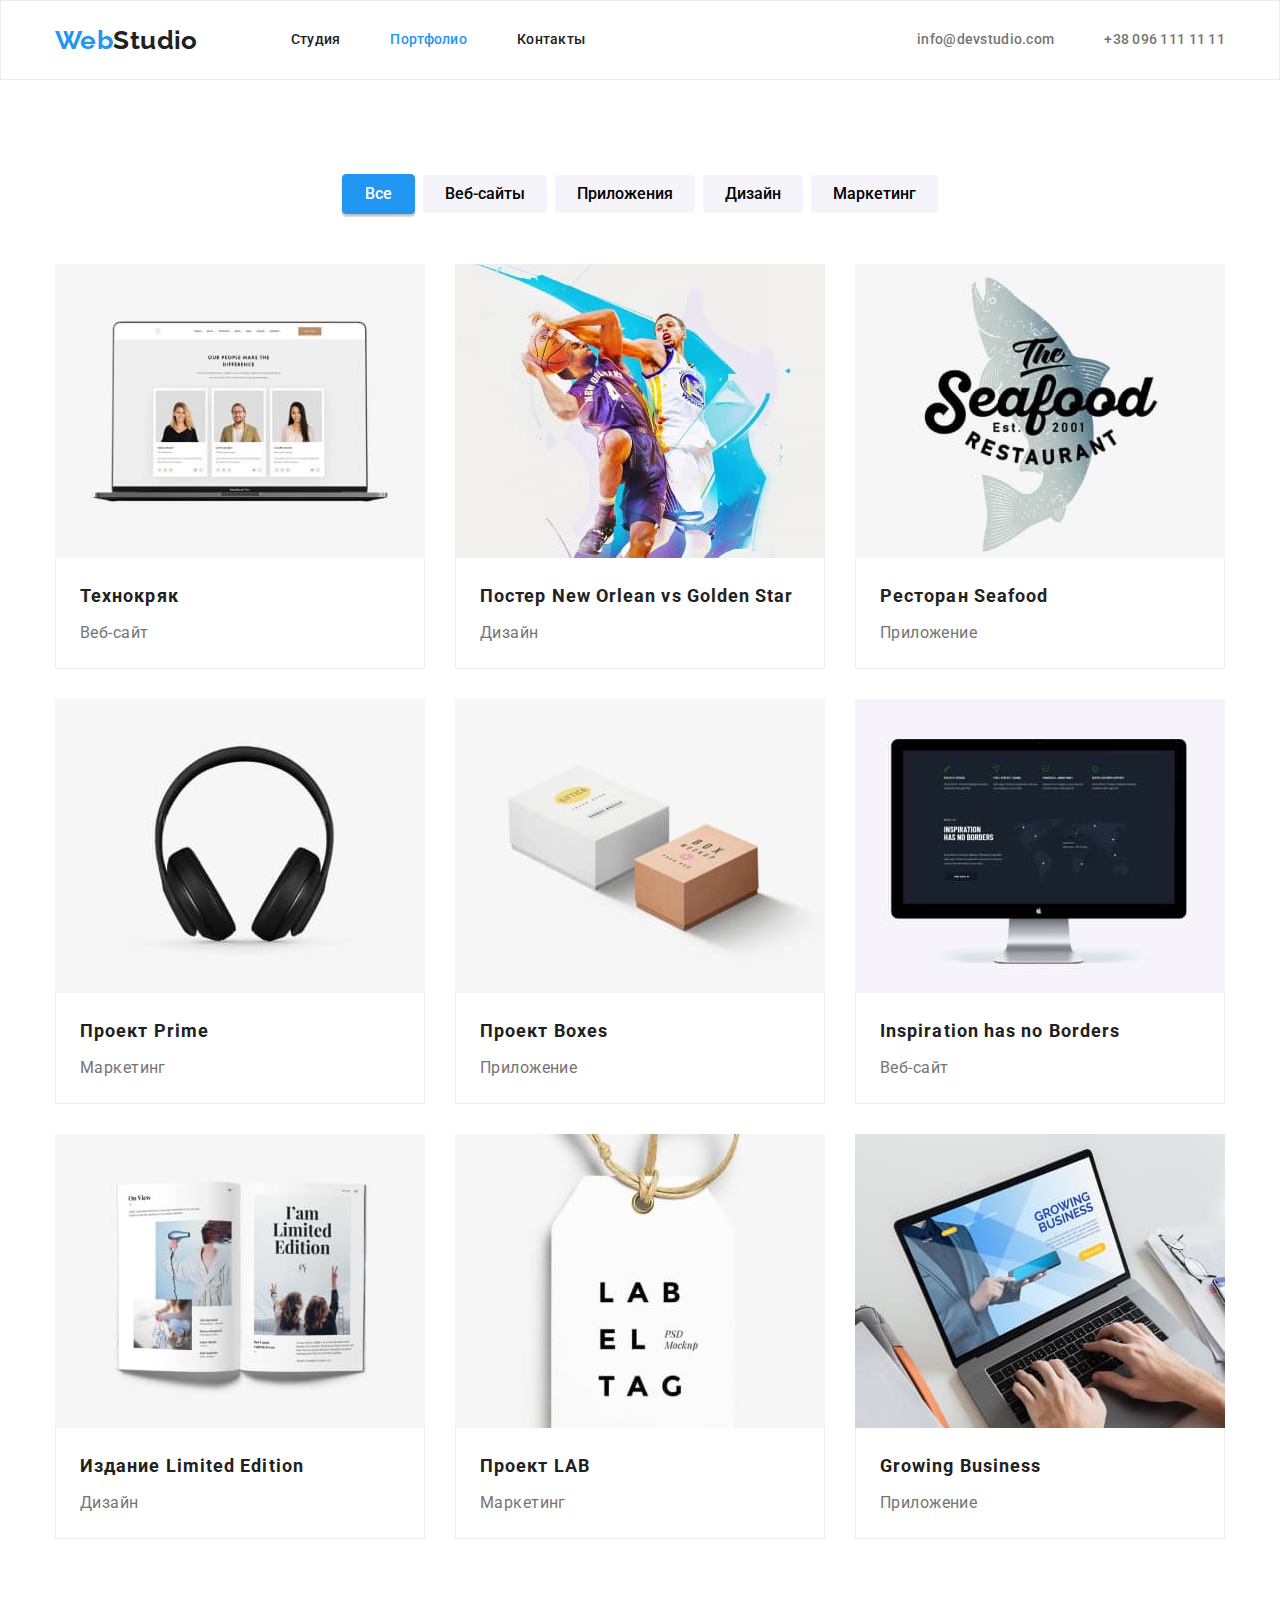
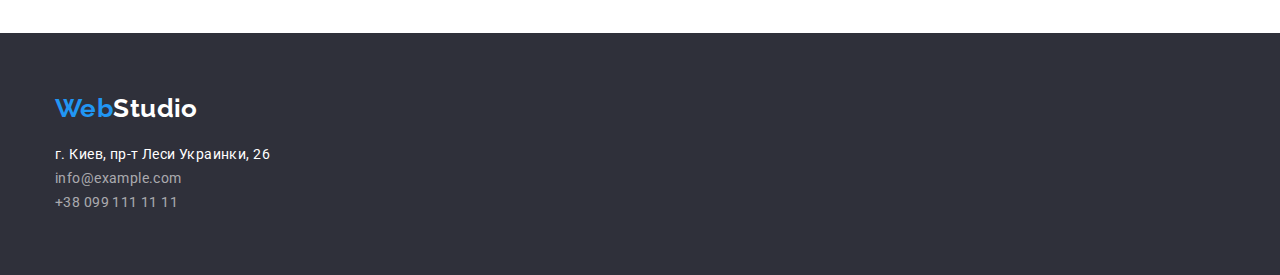
<file: index.html>
<!DOCTYPE html>
<html lang="ru">
  <head>
    <meta charset="UTF-8" />
    <meta http-equiv="X-UA-Compatible" content="IE=edge" />
    <meta name="viewport" content="width=device-width, initial-scale=1.0" />
    <title>Portfolio</title>
    <link rel="preconnect" href="https://fonts.googleapis.com" />
    <link rel="preconnect" href="https://fonts.gstatic.com" crossorigin />
    <link
      href="https://fonts.googleapis.com/css2?family=Raleway:wght@700&family=Roboto:wght@400;500;700;900&display=swap"
      rel="stylesheet"
    />
    <link
      rel="stylesheet"
      href="https://cdnjs.cloudflare.com/ajax/libs/modern-normalize/1.1.0/modern-normalize.min.css"
    />
    <link rel="stylesheet" href="./css/style.css" />
  </head>

  <body>
    <header class="header">

      <div class="container page-header-container">
        <nav class="header-nav">
          <a class=" logo" href="./studio.html"><span class="accent">Web</span>Studio</a>
          <ul class="nav-list">
            <li class="list-item">
              <a class="nav-link" href="./studio.html">Студия</a>
            </li>
            <li class="list-item">
              <a class="nav-link current" href="./index.html">Портфолио</a>
            </li>
            <li class="list-item">
              <a class="nav-link" href="#">Контакты</a>
            </li>
          </ul>
        </nav>
        <ul class="nav-list">
          <li class="list-item">
            <a class="contacts-link" href="mailto:info@devstudio.com">info@devstudio.com</a>
          </li>
          <li class="list-item"><a class="contacts-link" href="tel:+380961111111">+38 096 111 11 11</a></li>
        </ul>
      </div>
      
    </header>
    <main>
      <section class="section portfolio-hero">

        <div class="container">
          <h1 class="visually-hidden">Портфолио</h1>
          <ul class="filter-list">
            <li class="list filter-item">
              <button class="button accent-button" type="button"> Все</button>
            </li>
            <li class="list filter-item">
              <button class="button" type="button">Веб-сайты</button>
            </li>
            <li class="list filter-item">
              <button class="button" type="button">Приложения</button>
            </li>
            <li class="list filter-item">
              <button class="button" type="button">Дизайн</button>
            </li>
            <li class="list filter-item">
              <button class="button" type="button">Маркетинг</button>
            </li>
          </ul>
          <ul class="portfolio-list">
            <li class="list portfolio-item">
              <a class="link" rel="preconnect" href="https://www.google.com/"><img class="portfolio-image" src="./images/Portfolio/technokriak.jpg"
                  alt="Технокряк" width="370" /></a>
                  <div class="portfolio-description">
                    <h3 class="hero-subtitle">Технокряк</h3>
                    <p class="hero-text">Веб-сайт</p>
                  </div>
              
            </li>
            <li class="list portfolio-item">
              <a class="link" rel="preconnect" href="https://www.google.com/"><img class="portfolio-image" src="./images/Portfolio/posterNewOrlean.jpg"
                  alt="Постер New Orlean vs Golden Star" width="370" /></a>
                 <div class="portfolio-description">
                  <h3 class="hero-subtitle">Постер New Orlean vs Golden Star</h3>
                  <p class="hero-text">Дизайн</p>
                 </div>
            </li>
            <li class="list portfolio-item">
              <a class="link" rel="preconnect" href="https://www.google.com/"><img class="portfolio-image" src="./images/Portfolio/seafood.jpg"
                  alt="Ресторан Seafood" width="370" /></a>
                  <div class="portfolio-description">
                    <h3 class="hero-subtitle">Ресторан Seafood</h3>
                    <p class="hero-text">Приложение</p>
                  </div>
            </li>
            <li class="list portfolio-item">
              <a class="link" rel="preconnect" href="https://www.google.com/"><img class="portfolio-image" src="./images/Portfolio/prime.jpg"
                  alt="Проект Prime" width="370" /></a>
                  <div class="portfolio-description">
                    <h3 class="hero-subtitle">Проект Prime</h3>
                    <p class="hero-text">Маркетинг</p>
                  </div>
            </li>
            <li class="list portfolio-item">
              <a class="link" rel="preconnect" href="https://www.google.com/"><img class=""portfolio-image"" src="./images/Portfolio/boxes.jpg"
                  alt="Проект Boxes" width="370" /></a>
                  <div class="portfolio-description">
                    <h3 class="hero-subtitle">Проект Boxes</h3>
                    <p class="hero-text">Приложение</p>
                  </div>
            </li>
            <li class="list portfolio-item">
              <a class="link" rel="preconnect" href="https://www.google.com/"><img class=""portfolio-image"" src="./images/Portfolio/inspiration.jpg"
                  alt="Inspiration has no Borders" width="370" /></a>
                  <div class="portfolio-description"><h3 class="hero-subtitle">Inspiration has no Borders</h3>
                  <p class="hero-text">Веб-сайт</p>
                </div>
            </li>
            <li class="list portfolio-item">
              <a class="link" rel="preconnect" href="https://www.google.com/"><img class=""portfolio-image"" src="./images/Portfolio/limitededition.jpg"
                  alt="Издание Limited Edition" width="370" /></a>
                  <div class="portfolio-description">
                    <h3 class="hero-subtitle">Издание Limited Edition</h3>
                    <p class="hero-text">Дизайн</p>
                  </div>
            </li>
            <li class="list portfolio-item">
              <a class="link" rel="preconnect" href="https://www.google.com/"><img class=""portfolio-image"" src="./images/Portfolio/lab.jpg"
                  alt="Проект LAB" width="370" /></a>
                  <div class="portfolio-description"><h3 class="hero-subtitle">Проект LAB</h3>
                  <p class="hero-text">Маркетинг</p>
                </div>
            </li>
            <li class="list portfolio-item">
              <a class="link" rel="preconnect" href="https://www.google.com/"><img class=""portfolio-image"" src="./images/Portfolio/growingbusiness.jpg"
                  alt="Growing Business" width="370" /></a>
                  <div class="portfolio-description">
                    <h3 class="hero-subtitle">Growing Business</h3>
                    <p class="hero-text">Приложение</p>
                  </div>
            </li>
          </ul>
          </section>

        </div>
        
    </main>
    <footer class="footer">

      <div class="container">
        <a class="link logo" href="./index.html"><span class="accent">Web</span>Studio</a>
        <address class="address">
          <ul class="footer-contacts">
            <li class="list-item map">
              <a class="map" href="https://bit.ly/3pXMvUd" target="_blank" rel="noopener noreferrer">г. Киев, пр-т Леси
                Украинки, 26</a>
            </li>
            <li class="list-item">
              <a class="link footer-contacts" href="mailto:info@example.com">info@example.com</a>
            </li>
            <li class="list-item">
              <a class="link footer-contacts" href="tel:+380961111111">+38 099 111 11 11</a>
            </li>
          </ul>
        </address>
      </div>
      
    </footer>
  </body>
</html>
</file>
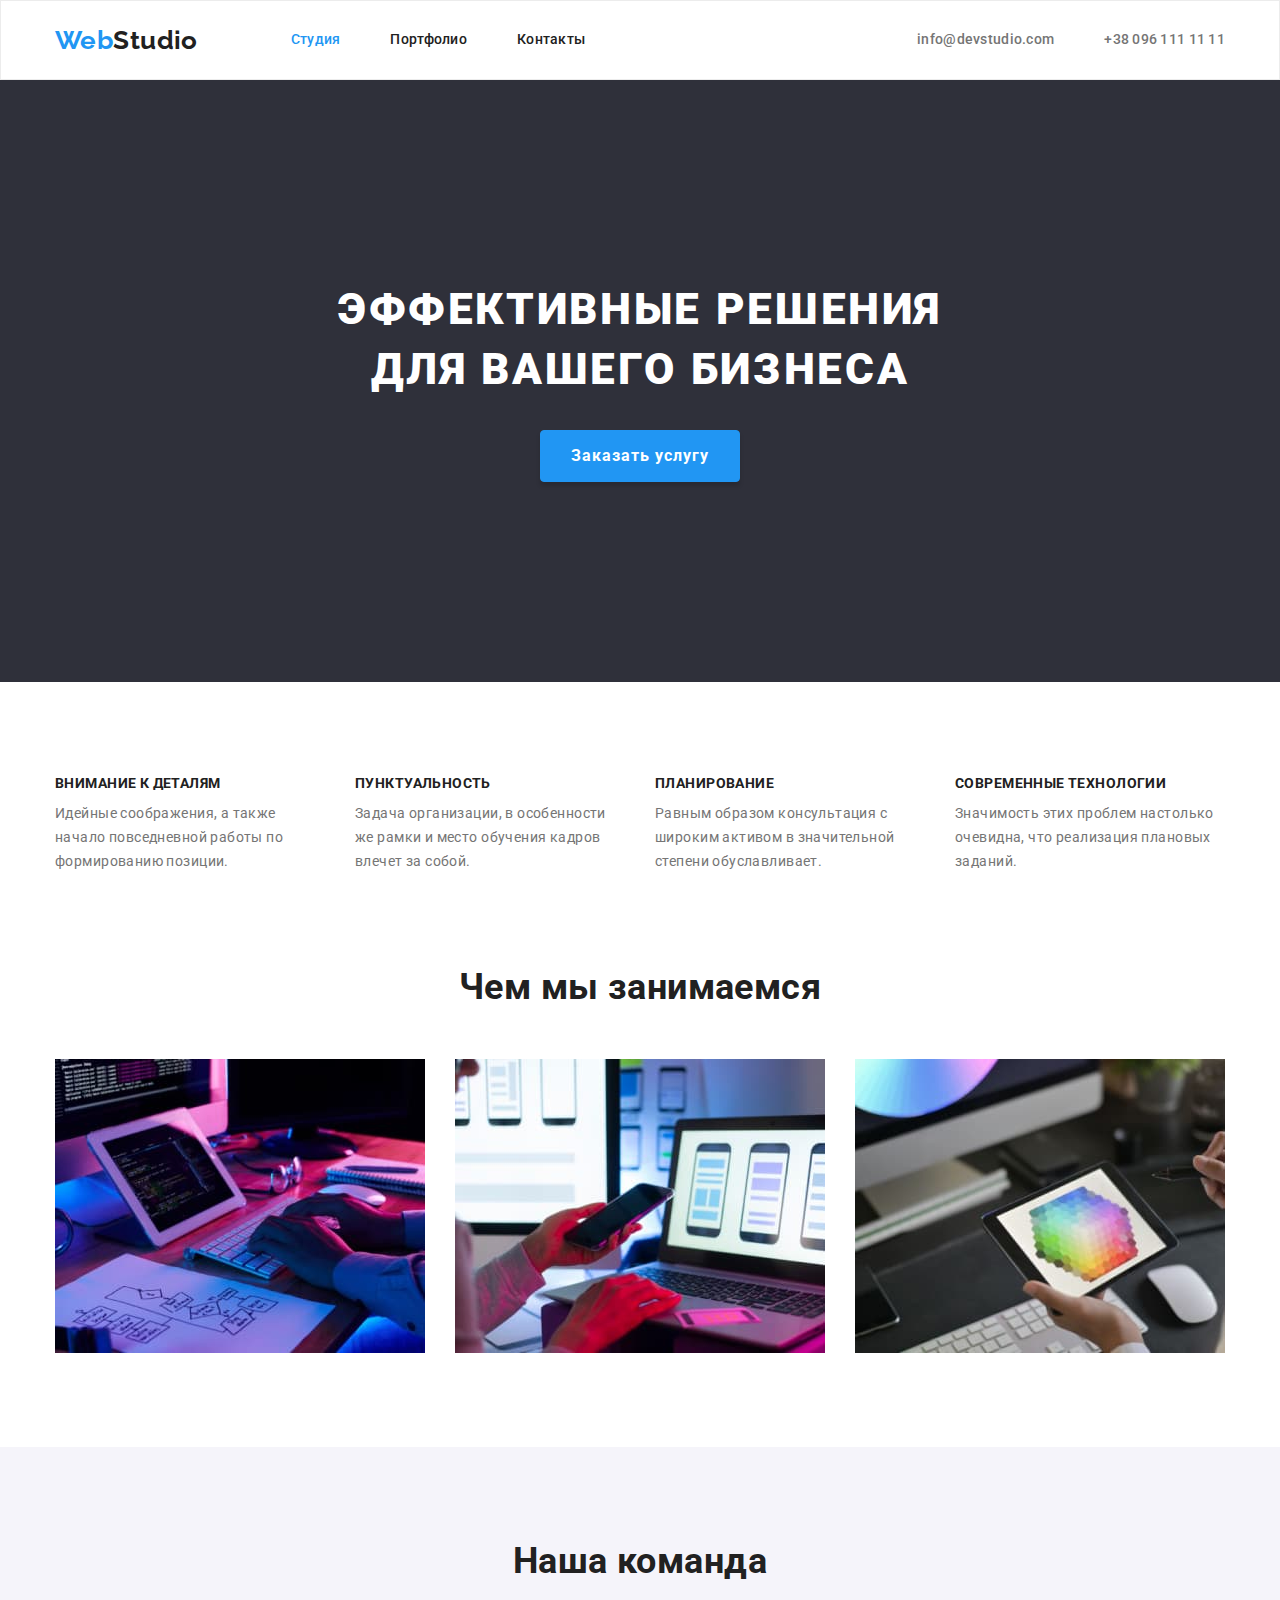
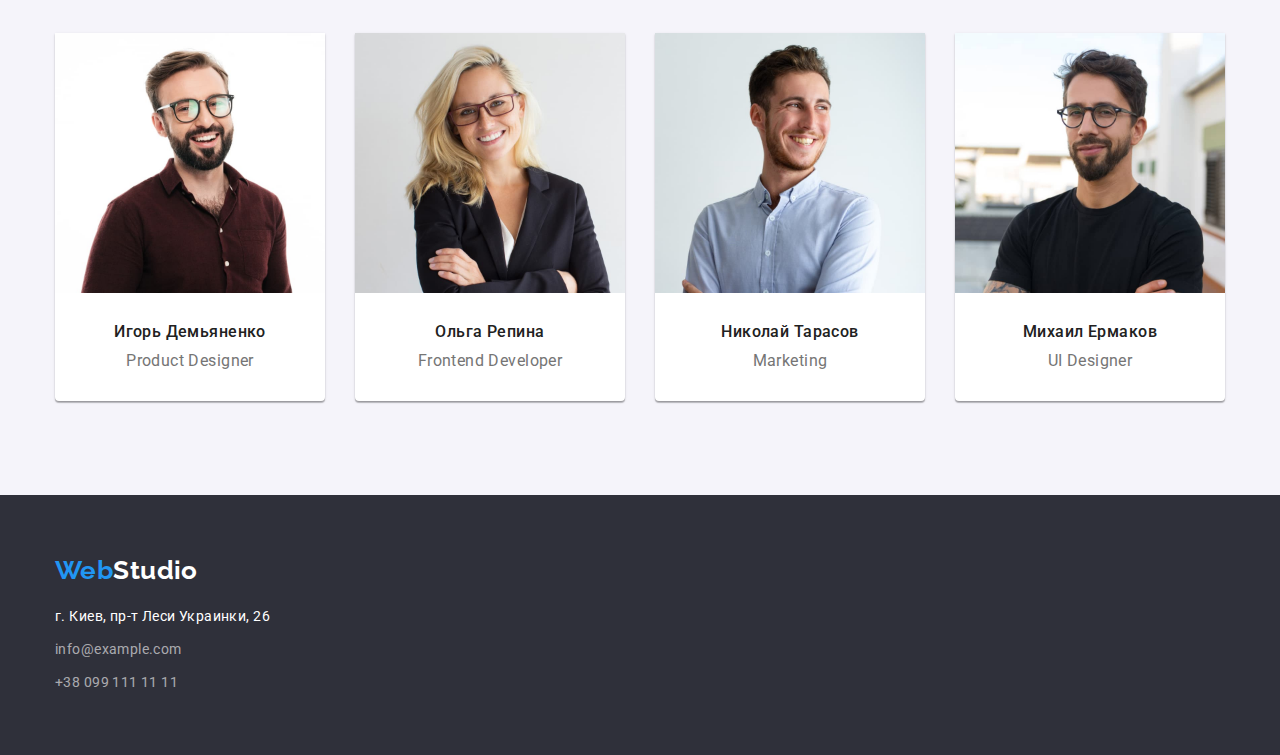
<file: studio.html>
<!DOCTYPE html>
<html lang="ru">
  <head>
    <meta charset="UTF-8" />
    <meta http-equiv="X-UA-Compatible" content="IE=edge" />
    <meta name="viewport" content="width=device-width, initial-scale=1.0" />
    <title>Studio</title>
    <link rel="preconnect" href="https://fonts.googleapis.com" />
    <link rel="preconnect" href="https://fonts.gstatic.com" crossorigin />
    <link
      href="https://fonts.googleapis.com/css2?family=Raleway:wght@700&family=Roboto:wght@400;500;700;900&display=swap"
      rel="stylesheet"
    />
    <link rel="stylesheet" href="https://cdnjs.cloudflare.com/ajax/libs/modern-normalize/1.1.0/modern-normalize.min.css">
    <link rel="stylesheet" href="./css/style.css" />
  </head>

  <body>

    <header class="header">

      <div class="container page-header-container">
        <nav class="header-nav">
          <a class="logo" href="./studio.html"><span class="accent">Web</span>Studio</a>
          <ul class="nav-list">
            <li class="list-item">
              <a class="nav-link current" href="./studio.html">Студия</a>
            </li>
            <li class="list-item">
              <a class="nav-link" href="./index.html">Портфолио</a>
            </li>
            <li class="list-item">
              <a class="nav-link" href="#">Контакты</a>
            </li>
          </ul>
        </nav>
        <ul class="nav-list contacts">
          <li class="list-item">
            <a class="contacts-link" href="mailto:info@devstudio.com">info@devstudio.com</a>
          </li>
          <li class="list-item"><a class="contacts-link" href="tel:+380961111111">+38 096 111 11 11</a></li>
        </ul>
      </div>
      
    </header>

    <main>

      <section class="section studio-hero">

        <div class="container">
          <h1 class="hero-studio-title">Эффективные решения для вашего бизнеса</h1>
          <button class="hero-button" type="button">Заказать услугу</button>
        </div>
        
      </section>

      <section class="section benefits">

        <div class="container">
          <h2 class="visually-hidden">Наши преимущества</h2>
          <ul class="benefits-list">
            <li class="list benefits-item">
              <h3 class="benefits-title">Внимание к деталям</h3>
              <p class="benefits-text">
                Идейные соображения, а также начало повседневной работы по формированию позиции.
              </p>
            </li>
            <li class="list benefits-item">
              <h3 class="benefits-title">Пунктуальность</h3>
              <p class="benefits-text">
                Задача организации, в особенности же рамки и место обучения кадров влечет за собой.
              </p>
            </li>
            <li class="list benefits-item">
              <h3 class="benefits-title">Планирование</h3>
              <p class="benefits-text">
                Равным образом консультация с широким активом в значительной степени обуславливает.
              </p>
            </li>
            <li class="list benefits-item">
              <h3 class="benefits-title">Современные технологии</h3>
              <p class="benefits-text">
                Значимость этих проблем настолько очевидна, что реализация плановых заданий.
              </p>
            </li>
          </ul>
        </div>
        
      </section>

      <section class="section work">
        
        <div class="container">
          <h2 class="section-title">Чем мы занимаемся</h2>
          <ul class="work-list">
            <li class="list work-item">
              <img src="./images/WebStudio/typing.jpg" width="370" alt="набирает текст" />
            </li>
            <li class="list work-item">
              <img src="./images/WebStudio/phone.jpg" width="370" alt="смотрит в телефон" />
            </li>
            <li class="list work-item">
              <img src="./images/WebStudio/tablet.jpg" width="370" alt="смотрит на планшет" />
            </li>
          </ul>
        </div>
        
      </section>

      <section class=" section team">

        <div class="container">
          <h2 class="section-title">Наша команда</h2>
          <ul class="team-list">
            <li class="list team-item">
              <img class="team-image" src="./images/WebStudio/worker1.jpg" width="270" alt="игорь демьяненко" />
              <div class="team-description">
                <h3 class="team-subtitle">Игорь Демьяненко</h3>
                <p class="team-text">Product Designer</p>
              </div>
            </li>
            <li class="list team-item">
              <img class="team-image" src="./images/WebStudio/worker2.jpg" width="270" alt="ольга репина" />
              <div class="team-description">
                <h3 class="team-subtitle">Ольга Репина</h3>
                <p class="team-text">Frontend Developer</p>
              </div>
            </li>
            <li class="list team-item">
              <img class="team-image" src="./images/WebStudio/worker3.jpg" width="270" alt="николай тарасов" />
              <div class="team-description">
                <h3 class="team-subtitle">Николай Тарасов</h3>
                <p class="team-text">Marketing</p>
              </div>
            </li>
            <li class="list team-item">
              <img class="team-image" src="./images/WebStudio/worker4.jpg" width="270" alt="михаил ермаков" />
              <div class="team-description">
                <h3 class="team-subtitle">Михаил Ермаков</h3>
                <p class="team-text">UI Designer</p>
              </div>
              
            </li>
          </ul>
        </div>
        
      </section>

    </main>

    <footer class="footer">

      <div class="container">
        <a class="link logo footer-logo" href="./index.html"><span class="accent">Web</span>Studio</a>
        <address class="address">
          <ul class="footer-contacts">
            <li class="list footer-item map">
              <a class="map" href="https://bit.ly/3pXMvUd" target="_blank" rel="noopener noreferrer">г. Киев, пр-т Леси
                Украинки, 26</a>
            </li>
            <li class="list footer-item">
              <a class="link footer-contacts" href="mailto:info@example.com">info@example.com</a>
            </li>
            <li class="list footer-item">
              <a class="link footer-contacts" href="tel:+380961111111">+38 099 111 11 11</a>
            </li>
          </ul>
        </address>
      </div>
      
    </footer>

  </body>
</html>
</file>
<file: css/style.css>
:root{
    --primary-text-color: #212121;
    --secondary-text-color: #757575;
    --light-text-color:#FFFFFF;
    --accent-color: #2196F3;
    --primary-bg-color: #FFFFFF;
    --secondary-bg-color: #2F303A;
    --accent-bg-color:#F5F4FA;
    --primary-font:'Roboto', Arial, Helvetica, sans-serif;
    --accent-font: 'Raleway', sans-serif;
}

/*common styles*/

body{
    font-family: var(--primary-font);
    color: var(--primary-text-color);
    background-color: var(--primary-bg-color);
    font-size: 14px;
    letter-spacing: 0.03em;
}

.link{
    font-family: inherit;
    text-decoration: none;
    color:inherit;

}

.link:hover,
.link:focus{
    color: var(--accent-color);
}

.list-item {
    list-style: none;
}

.botton{
    cursor: pointer;
}

h1,h2,h3,h4,p{
    margin-top: 0;
    margin-bottom: 0;
}

ul, ol{
    margin-top: 0;
    margin-bottom: 0;
    padding-left: 0;
}

img{
    display: block;
}

.list{
    list-style: none;
}

.container {
    width: 1200px;
    margin-left: auto;
    margin-right: auto;
    padding-left: 15px;
    padding-right: 15px;
}

.section{
    padding-top: 94px;
    padding-bottom: 94px ;
}

/*Webstudio page*/

/*header*/

.header{
   
    border: 1px solid #ECECEC
}

.page-header-container{
    display: flex;
    align-items: center;
    justify-content: space-between;
}

.header-nav{
    display: flex;
    align-items: center;
}

.nav-list{
    display: flex;
    
}

.list-item:not(:last-child) {
    margin-right: 50px;
}

.logo{
    font-family: var(--accent-font);
    font-weight: 700;
    font-size: 26px;
    line-height: 1.18;
    text-decoration: none;
    color: inherit;
    margin-right: 93px;
    
}

.nav-link{
    display: block;
    color: var(--primary-text-color);
    list-style: none;
    text-decoration: none;
    font-weight: 500;
    line-height: 1.14;
    letter-spacing: 0.02em;
    padding-top: 31px;
    padding-bottom: 31px;
   
}

.footer-contacts{
    color: rgba(255, 255, 255, 0.6);
    line-height: 1.71;
    font-weight: 400;
}

.nav-link:hover,
.nav-link:focus {
    color: var(--accent-color);
}

.nav-link.current{
    color:var(--accent-color);

}

.contacts-link{
    display: block;
    font-weight: 500;
    line-height: 1.14;
    letter-spacing: 0.02em;
    color: var(--secondary-text-color);
    list-style:none;
    text-decoration: none;
    padding-top: 31px;
    padding-bottom: 31px;
}

.contacts-link:hover,
.contacts-link:focus{
    color: var(--accent-color);
}

/*Webstudio hero*/

.studio-hero{
    background-color: var(--secondary-bg-color);
    padding-top: 200px;
    padding-bottom: 200px;
    text-align: center;

}

.hero-studio-title{
    color:var(--light-text-color);
    font-weight: 900;
    font-size: 44px;
    line-height: 1.36;
    letter-spacing: 0.06em;
    text-transform: uppercase;

    margin: 0 auto;
    width: 696px;

    margin-bottom: 30px;
    
}

.hero-button{
    color: var(--light-text-color);
    font-family: var(--primary-font);
    font-weight: 700;
    font-size: 16px;
    line-height: 1.88;
    letter-spacing: 0.06em;
    cursor: pointer;
    background-color: var(--accent-color);
    border: 1px solid var(--accent-color);
    box-shadow: 0px 4px 4px rgba(0, 0, 0, 0.15);
    border-radius: 4px;
   
    margin: 0 auto;
    padding: 10px 30px;
    min-width: 200px;
          
}

 /* Benefits */

 .benefits-list{
    display: flex;
    flex-wrap: no-wrap;
    gap: 30px;
 }

 .benefits-item{
    flex-basis: calc((100% - 90px) / 4);

 }

 .benefits-title{
    font-size: 14px;
    text-transform: uppercase;
    line-height: 1.14;
    margin-bottom: 10px;

 }


 .benefits-text {
    line-height: 1.71;
    color: var(--secondary-text-color);
 }


.visually-hidden{
    position: absolute;
    white-space: nowrap;
    width: 1px;
    height: 1px;
    overflow: hidden;
    border: 0;
    padding: 0;
    clip: rect(0 0 0 0);
    clip-path: inset(50%);
    margin: -1px;
}

/* Work */

.work{
    padding-top:0
}

.section-title{
    font-size: 36px;
    line-height: 1.16;

    text-align: center;
    margin-bottom: 50px;

}

.work-list{
    display: flex;
    flex-wrap: wrap;
    gap: 30px;

}

.work-item {
    flex-basis: calc((100% - 60px) / 3);
}

/*Team*/

.team{
    background-color: var(--accent-bg-color);

}

.team-list{
    display: flex;
    flex-wrap: wrap;
    gap: 30px;
}

.team-item{
    background: var(--primary-bg-color);
    box-shadow: 0px 1px 3px rgba(0, 0, 0, 0.12), 0px 1px 1px rgba(0, 0, 0, 0.14), 0px 2px 1px rgba(0, 0, 0, 0.2);
    border-radius: 0px 0px 4px 4px;
    flex-basis: calc((100% - 90px) / 4);

}

.team-image{
    max-width: 100%;
    height: auto;
}

.team-description{
    padding: 30px;
}

.team-subtitle{
    font-weight: 500;
    font-size: 16px;
    line-height: 1.18;

    text-align: center;
    margin-bottom: 10px;

}

.team-text{
    font-size: 16px;
    line-height: 1.18;
    color: var(--secondary-text-color);
  
    text-align: center;

}



/*Portfolio hero*/


.filter-list{
    margin: 0 auto;
    display: flex;
    justify-content: center;
    align-items: center;
    text-align: center;
    margin-bottom: 50px;

}

.filter-item{
    margin-right: 8px;

}

.filter-item:last-child{
    margin-right: 0px;

}


.portfolio-list{ 
    display: flex ;
    flex-wrap: wrap;
    gap: 30px;
}

.portfolio-item {
    flex-basis: calc((100% - 60px) / 3);
 
     
}

.portfolio-item:nth-child(3n){
    margin-right: 0px;
}

.portfolio-item:nth-last-child(-n+3){
    margin-bottom: 0px;
}


.portfolio-image{
    display: block;
    max-width: 100%;
    height: auto;
}

.portfolio-description{
    padding: 20px 24px;
    border: 1px solid #EEEEEE;
    border-top: 0px;
    
}

.button{
    font-family: inherit;
    font-size: 16px;
    line-height: 1.6;
    font-weight: 500;
    cursor: pointer;
    background-color: var(--accent-bg-color);
    border-radius: 4px;
    border-color: var(--accent-bg-color);
    border: 0px;

    padding: 6px 22px;
    min-width: 73px;

}
.button:hover {
    background-color: var(--accent-color);
    color: var(--light-text-color);

}

.accent{
    color: var(--accent-color)
}
.hero-subtitle {
    font-size: 18px;
    line-height: 2;
    letter-spacing: 0.06em;
    margin-bottom: 4px;

}

.hero-text{
    font-size: 16px;
    line-height: 1.88;
    color: var(--secondary-text-color)
}

.accent-button{
   background-color: var(--accent-color);
   color: var(--light-text-color);
   border: 1px solid var(--accent-color);
   box-shadow: 0px 3px 1px rgba(0, 0, 0, 0.1), 0px 1px 2px rgba(0, 0, 0, 0.08), 0px 2px 2px rgba(0, 0, 0, 0.12);
  

}

/*footer*/

.footer{
   background-color: var(--secondary-bg-color);
   padding-top: 60px;
   padding-bottom: 60px;


}

.footer .logo{
    display: block;
    color: var(--light-text-color);
    margin-bottom: 20px;
 
}

.footer>link{
    margin-bottom: 9px;
}


.map{
   font-weight: 400;
   line-height: 1.71;
   color: var(--light-text-color);
   text-decoration: none;
   
   
}

.footer-item:not(:last-child){
    margin-bottom: 9px;
}
.address{
    font-style: normal;
}
</file>
